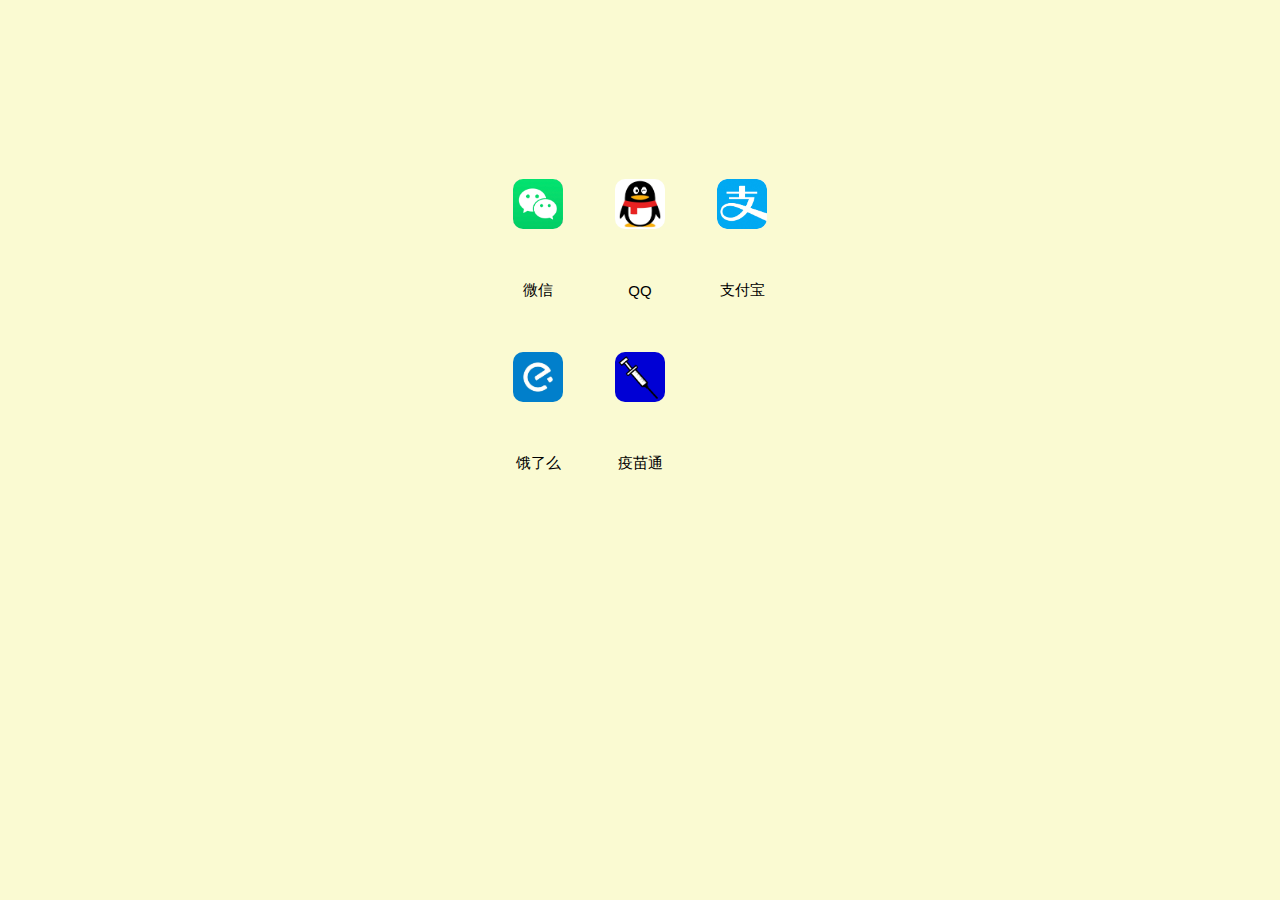
<file: index.html>
<html>

<head>
    <link href="yimiaotong/main.css" rel="stylesheet" type="text/css" />
    <meta name="viewport" content="width=device-width, initial-scale=1.0,user-scalable=no">
</head>

<body>
    <div>
        <table class="appPicTable">
            <tr>

                <th>
                    <a href=""><img src="yimiaotong/yimiaotongpic/weixin.jpg" class="appPic"></a>
                </th>
                <th>
                    <a href=""><img src="yimiaotong/yimiaotongpic/qq.jpg" class="appPic"></a>
                </th>
                <th>
                    <a href=""><img src="yimiaotong/yimiaotongpic/zhifubao.jpg" class="appPic"></a>
                </th>

            </tr>
            <tr>
                <td>微信</td>
                <td>QQ</td>
                <td>支付宝</td>

            </tr>
            <tr>
                <td>
                    <a href=""><img src="yimiaotong/yimiaotongpic/eleme.jpg" class="appPic"></a>
                </td>
                <td>
                    <a href="yimiaotong/login.html"><img src="yimiaotong/yimiaotongpic/yimiaotong.jpg" class="appPic"></a>
                </td>
            </tr>
            <tr>
                <td>饿了么</td>
                <td>疫苗通</td>
            </tr>

        </table>

    </div>
</body>

</html>
</file>
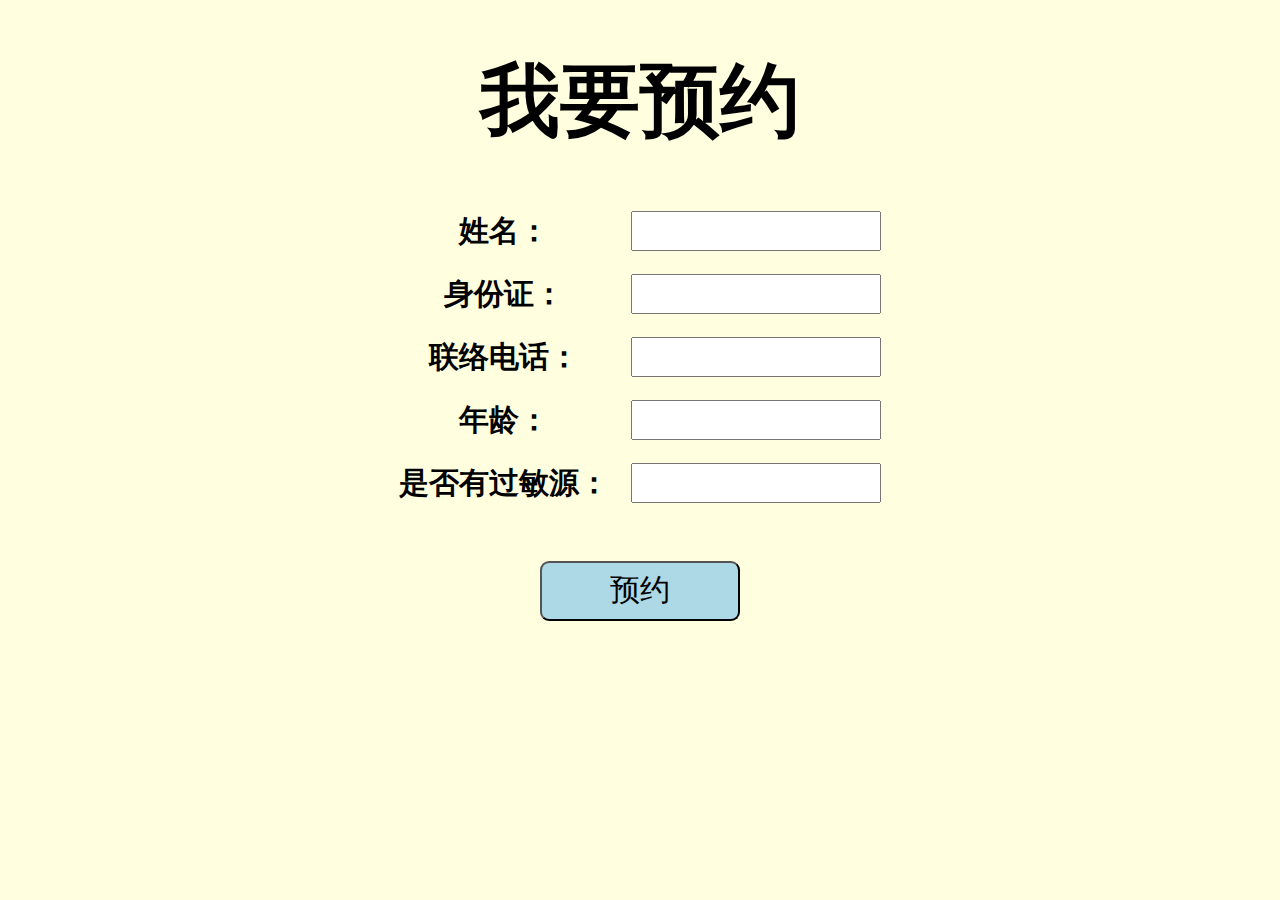
<file: yimiaotong/book.html>
<html>

<head>
    <link href="book.css" rel="stylesheet" type="text/css" />
</head>

<body>
    <table>
        <tr>
            <h1>我要预约</h1>
        </tr>
        <tr>
            <th class="info">姓名：</th>
            <th><input type="text" name="name" class="name" placeholder="" required></th>
        </tr>
        <tr>
            <th class="info">身份证：</th>
            <th><input type="text" name="name" class="name" placeholder="" required></th>
        </tr>
        <tr>
            <th class="info">联络电话：</th>
            <th><input type="text" name="name" class="name" placeholder="" required></th>
        </tr>
        <tr>
            <th class="info">年龄：</th>
            <th><input type="text" name="name" class="name" placeholder="" required></th>
        </tr>
        <tr>
            <th class="info">是否有过敏源：</th>
            <th><input type="text" name="name" class="name" placeholder="" required></th>
        </tr>
    </table>
    <br><br><input type="button" class="reserve" value="预约" onclick="window.location.href = 'map.html'">
</body>

</html>
</file>
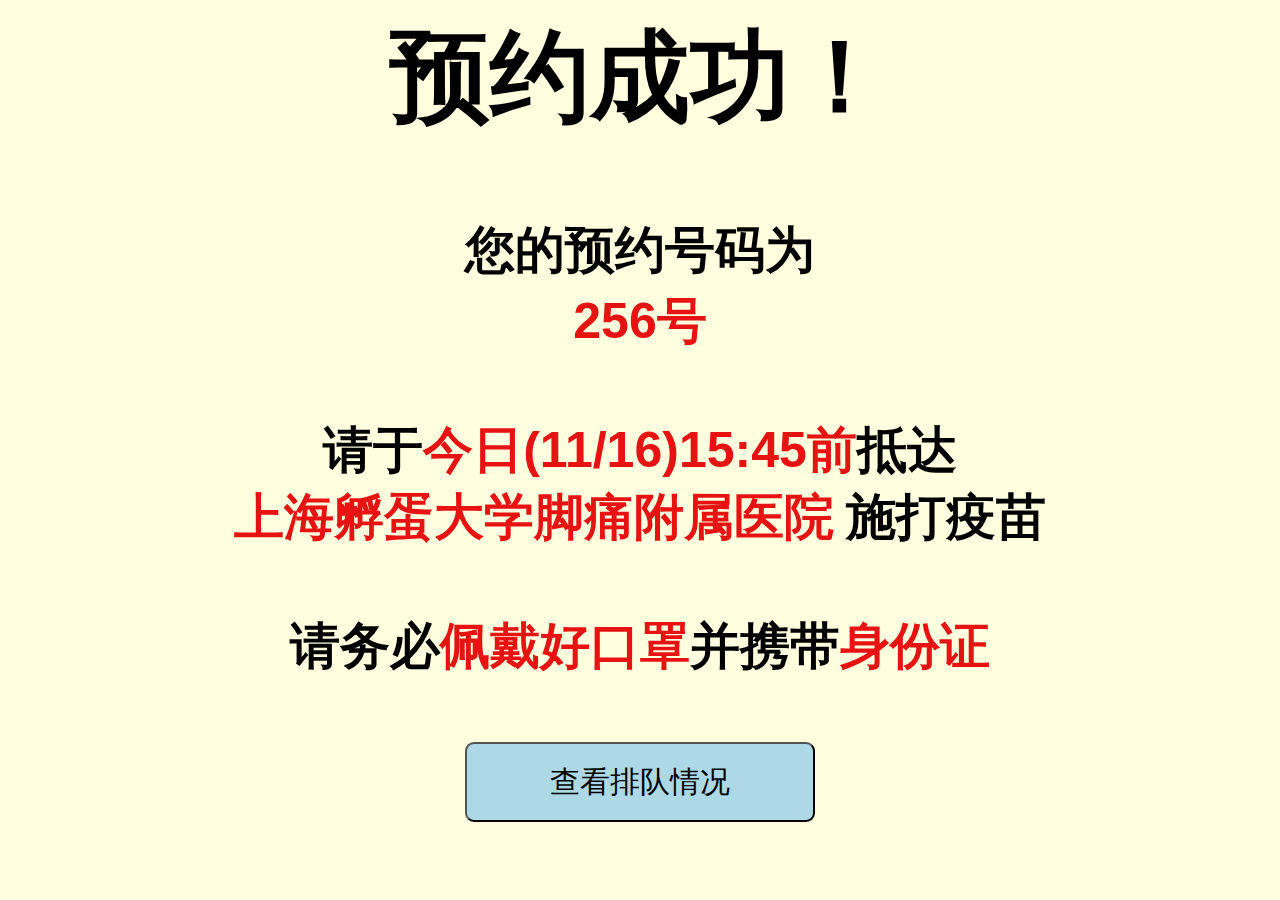
<file: yimiaotong/bookingSuccess.html>
<html>

<head>
    <link href="bookingSuccess.css" rel="stylesheet" type="text/css" />
</head>

<body>

    <table>
        <tr>
            <th>
                <h1>预约成功！</h1>
            </th>
        </tr>
        <tr>
            <th>
                您的预约号码为
            </th>
        </tr>
        <tr>
            <th><span class="mark"><span class="en">256号</span></span>
            </th>
        </tr>

        <tr>

            <th><br>请于<span class="mark">今日<span class="en">(11/16)15:45</span>前</span>抵达 <br><span class="mark">上海孵蛋大学脚痛附属医院</span> 施打疫苗</th>
        </tr>
        <tr>
            <th><br>请务必<span class="mark">佩戴好口罩</span>并携带<span class="mark">身份证</span></th>
        </tr>
        <tr>
            <th><br><input type="button" value="查看排队情况" onclick="window.location.href = 'lineSituation.html'"></th>
        </tr>
    </table>
</body>

</html>
</file>
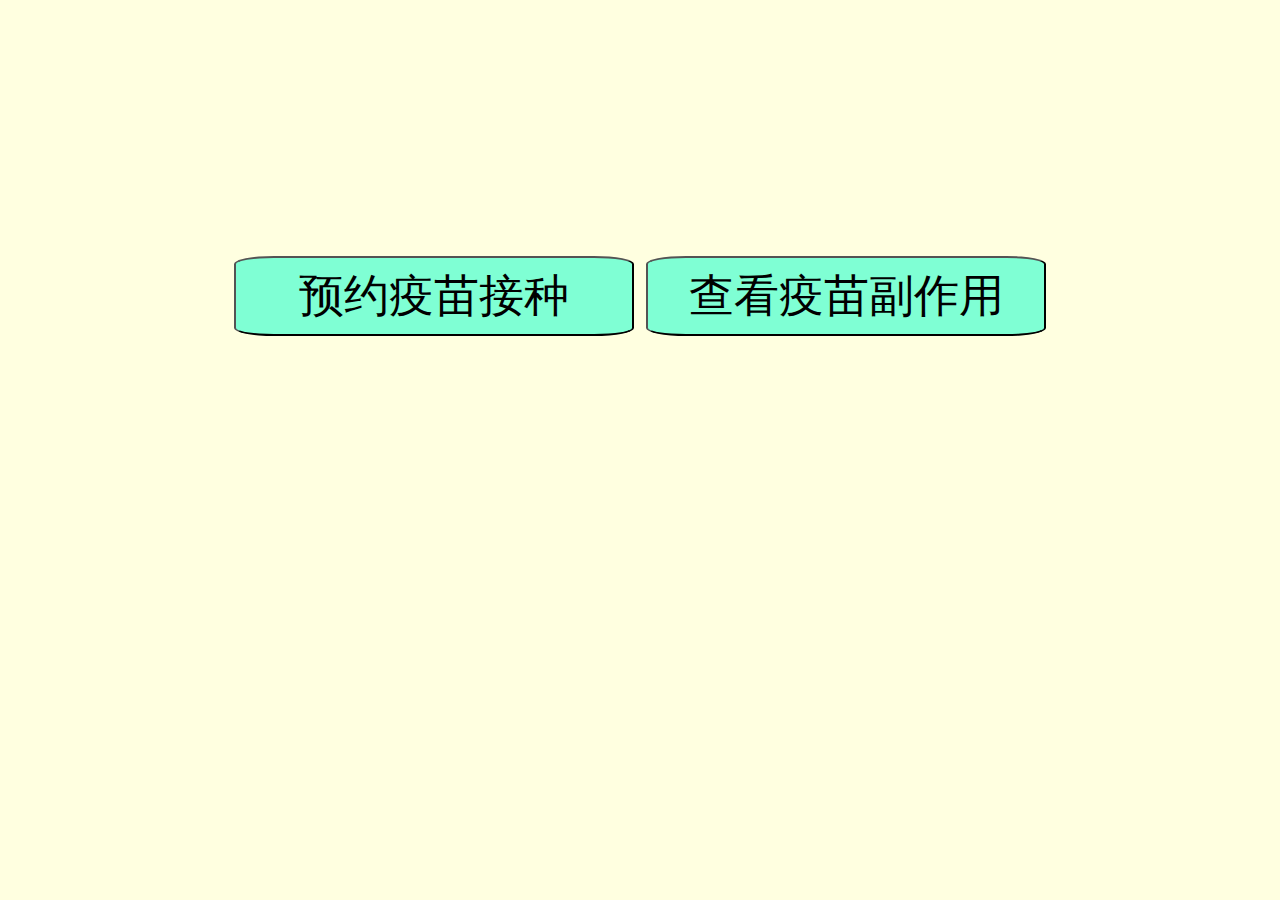
<file: yimiaotong/homepage.html>
<html>

<head>
    <link href="homepage.css" rel="stylesheet" type="text/css" />
</head>

<body>
    <input type="button" value="预约疫苗接种" onclick="window.location.href = 'book.html'">&nbsp;&nbsp;&nbsp;<input type="button" value="查看疫苗副作用" onclick="window.location.href = 'sideeffect.html'">
</body>

</html>
</file>
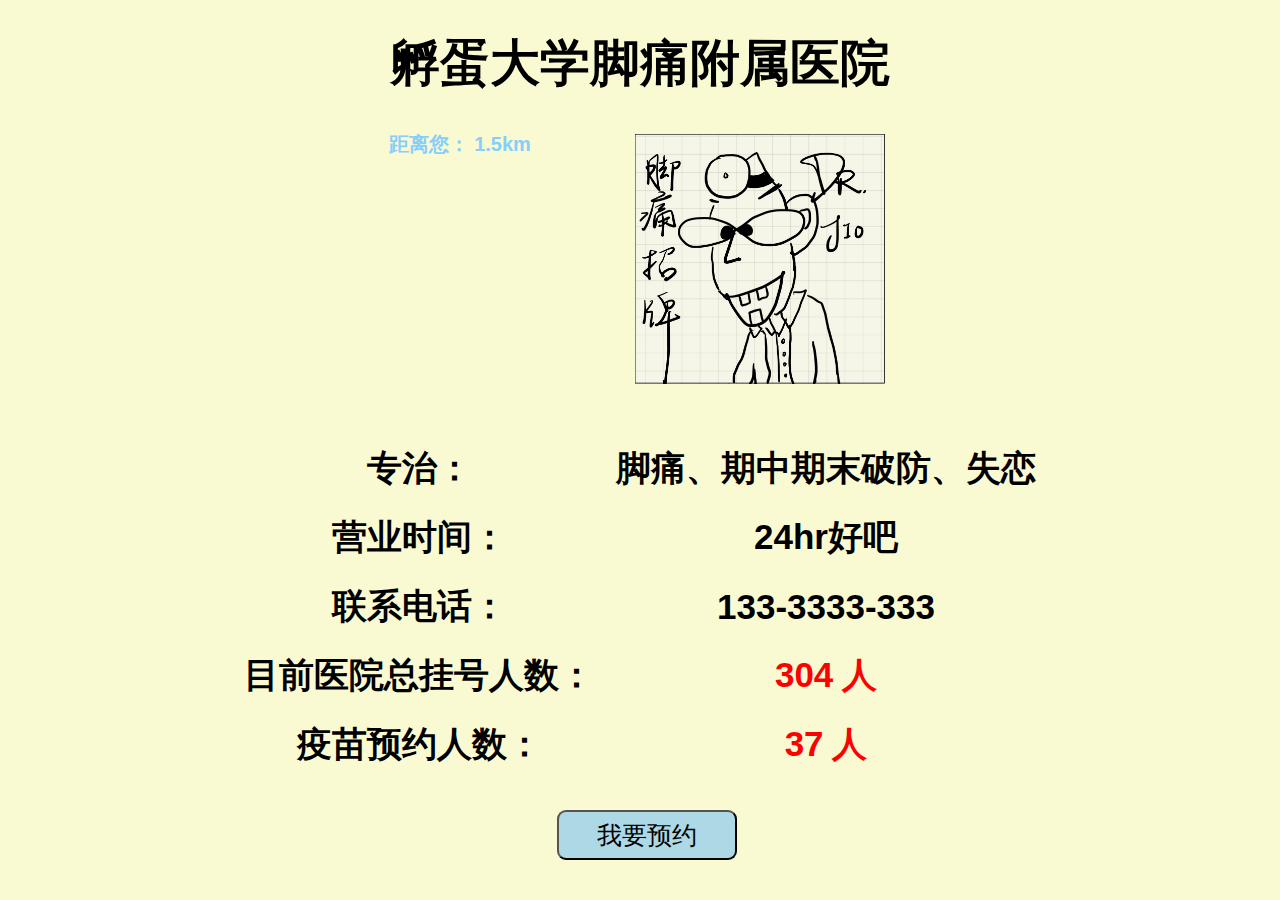
<file: yimiaotong/hospitalInfo.html>
<html>

<head class="title">
    <link href="hospitalInfo.css" rel="stylesheet" type="text/css" />
    <h1>孵蛋大学脚痛附属医院</h1>
</head>

<body>
    <h2>距离您：
        <span class="en">1.5km</span></h2><img src="yimiaotongpic/drjiao.jpg">


    <table class="infoTable">
        <tr>
            <th>专治：</th>
            <th>脚痛、期中期末破防、失恋</th>
        </tr>
        <tr>
            <th>营业时间：</th>
            <th><span class="en">24hr</span>好吧</th>
        </tr>
        <tr>
            <th>联系电话：</th>
            <th class="en">133-3333-333</th>
        </tr>
        <tr>
            <th>目前医院总挂号人数：</th>
            <th style="color: red;"><span class="en">304</span> 人</th>
        </tr>
        <tr>
            <th>疫苗预约人数：</th>
            <th style="color: red;"><span class="en">37</span> 人</th>
        </tr>
        <tr>
            <th> <input type="button" class="reserve" value="我要预约" onclick="window.location.href = 'bookingSuccess.html'"></th>
        </tr>

    </table>


</body>

</html>
</file>
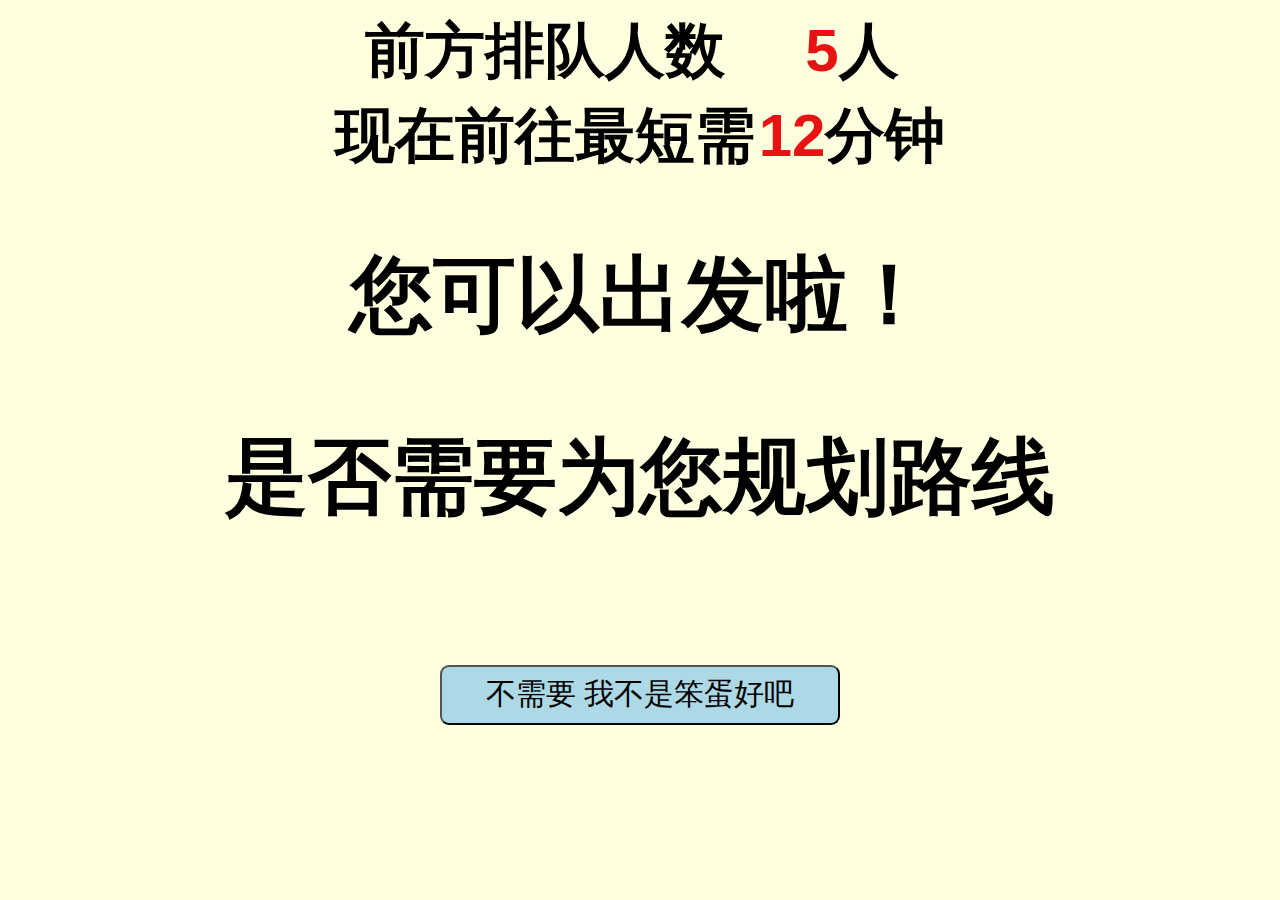
<file: yimiaotong/lineSituation.html>
<html>

<head>
    <link href="lineSituation.css" rel="stylesheet" type="text/css" />
</head>

<body>
    <table class="lineSituationTable">
        <tr>
            <th>前方排队人数</th>
            <th><span class="mark">5</span>人</th>
        </tr>
        <tr>
            <th>现在前往最短需</th>
            <th><span class="mark">12</span>分钟</th>
        </tr>
    </table><br>
    <table>
        <tr>
            <th>
                <h2>您可以出发啦！</h2>
            </th>
        </tr>
        <tr>
            <th>
                <h2>是否需要为您规划路线</h2><br><input type="button" value="不需要 我不是笨蛋好吧" class="lineSituationButton" onclick="window.location.href = 'homepage.html'"></th>
        </tr>
    </table>
</body>

</html>
</file>
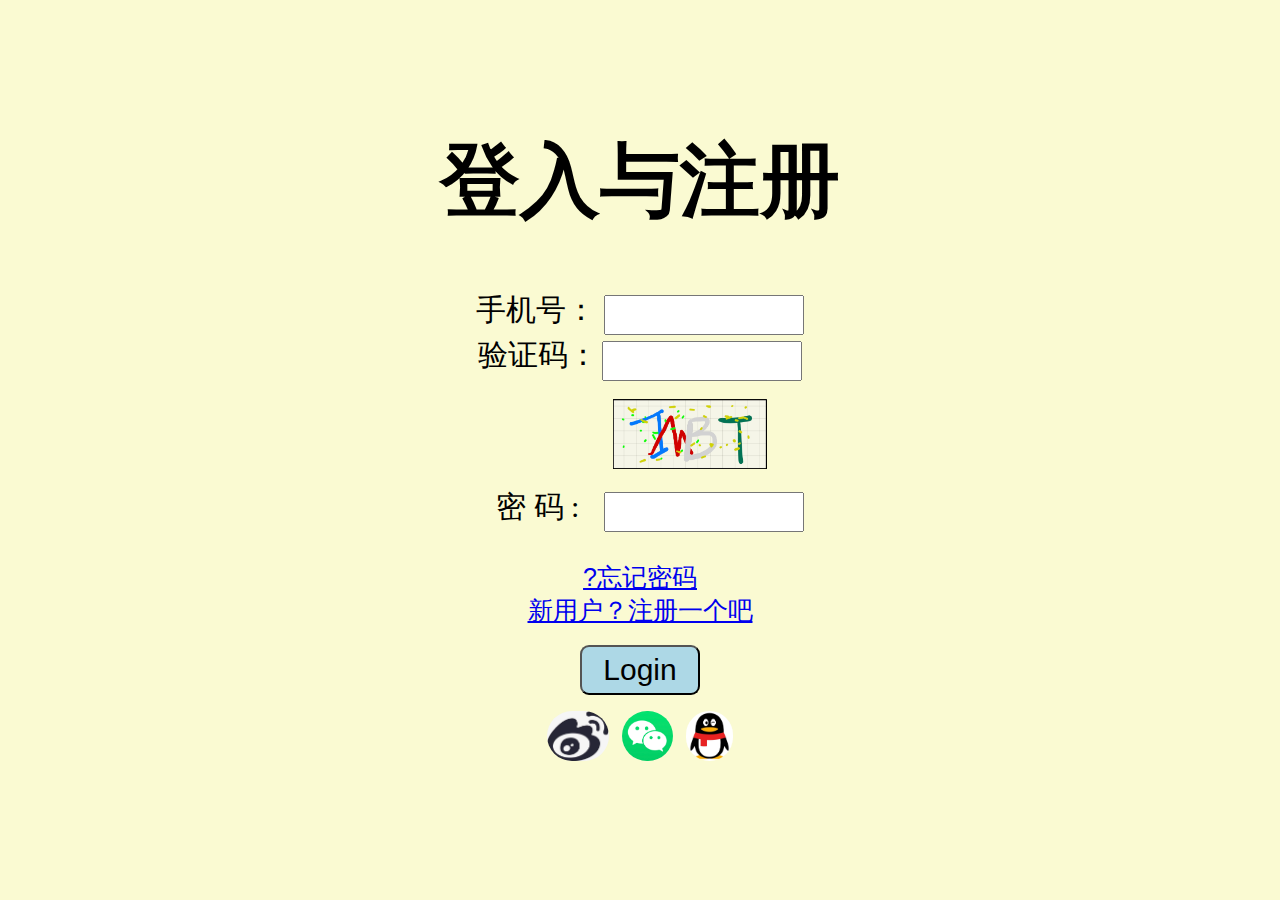
<file: yimiaotong/login.html>
<html>
<title>

</title>

<head>
    <link href="main.css" rel="stylesheet" type="text/css" />
    <h1 class="loginTitle">登入与注册</h1>
</head>

<body>
    <form method="post" class="loginPage">
        <div class="phonenumber">
            <span class="phonenumber" style="height:19px">手机号：</span>
            <input type="text" name="name" class="name" placeholder="" required>
            <div class="clear"></div>
        </div>
        <div class="identify">
            <span class="phonenumber" style="height:19px">验证码：</span>
            <input type="text" name="name" class="name" placeholder="" required>
            <br><br>
            <img src="yimiaotongpic/identify.jpg" class="identifyPic" height="70px">
            <div class="clear"></div>
        </div>
        <div class="password-agileits">
            <br><span class="username" style="height:19px">密 码 :</span>
            <input type="password" name="password" class="password" placeholder="" required>
            <div class="clear"></div>
        </div>
        <div class="rem-for-agile">
            <br><a href="#">?忘记密码</a><br>
            <a href="#">新用户？注册一个吧</a><br>
        </div>
        <div class="login-w3">
            <br><input type="button" class="login" value="Login" onclick="window.location.href = 'homepage.html'">
        </div>
        <div class="clear"></div>
    </form>

    <div class="loginMethod">
        <a href=""><img src="yimiaotongpic/weibo.jpg"></a>&nbsp;&nbsp;
        <a href=""><img src="yimiaotongpic/weixin.jpg"></a>&nbsp;&nbsp;
        <a href=""><img src="yimiaotongpic/qq.jpg"></a>
    </div>

</body>

</html>
</file>
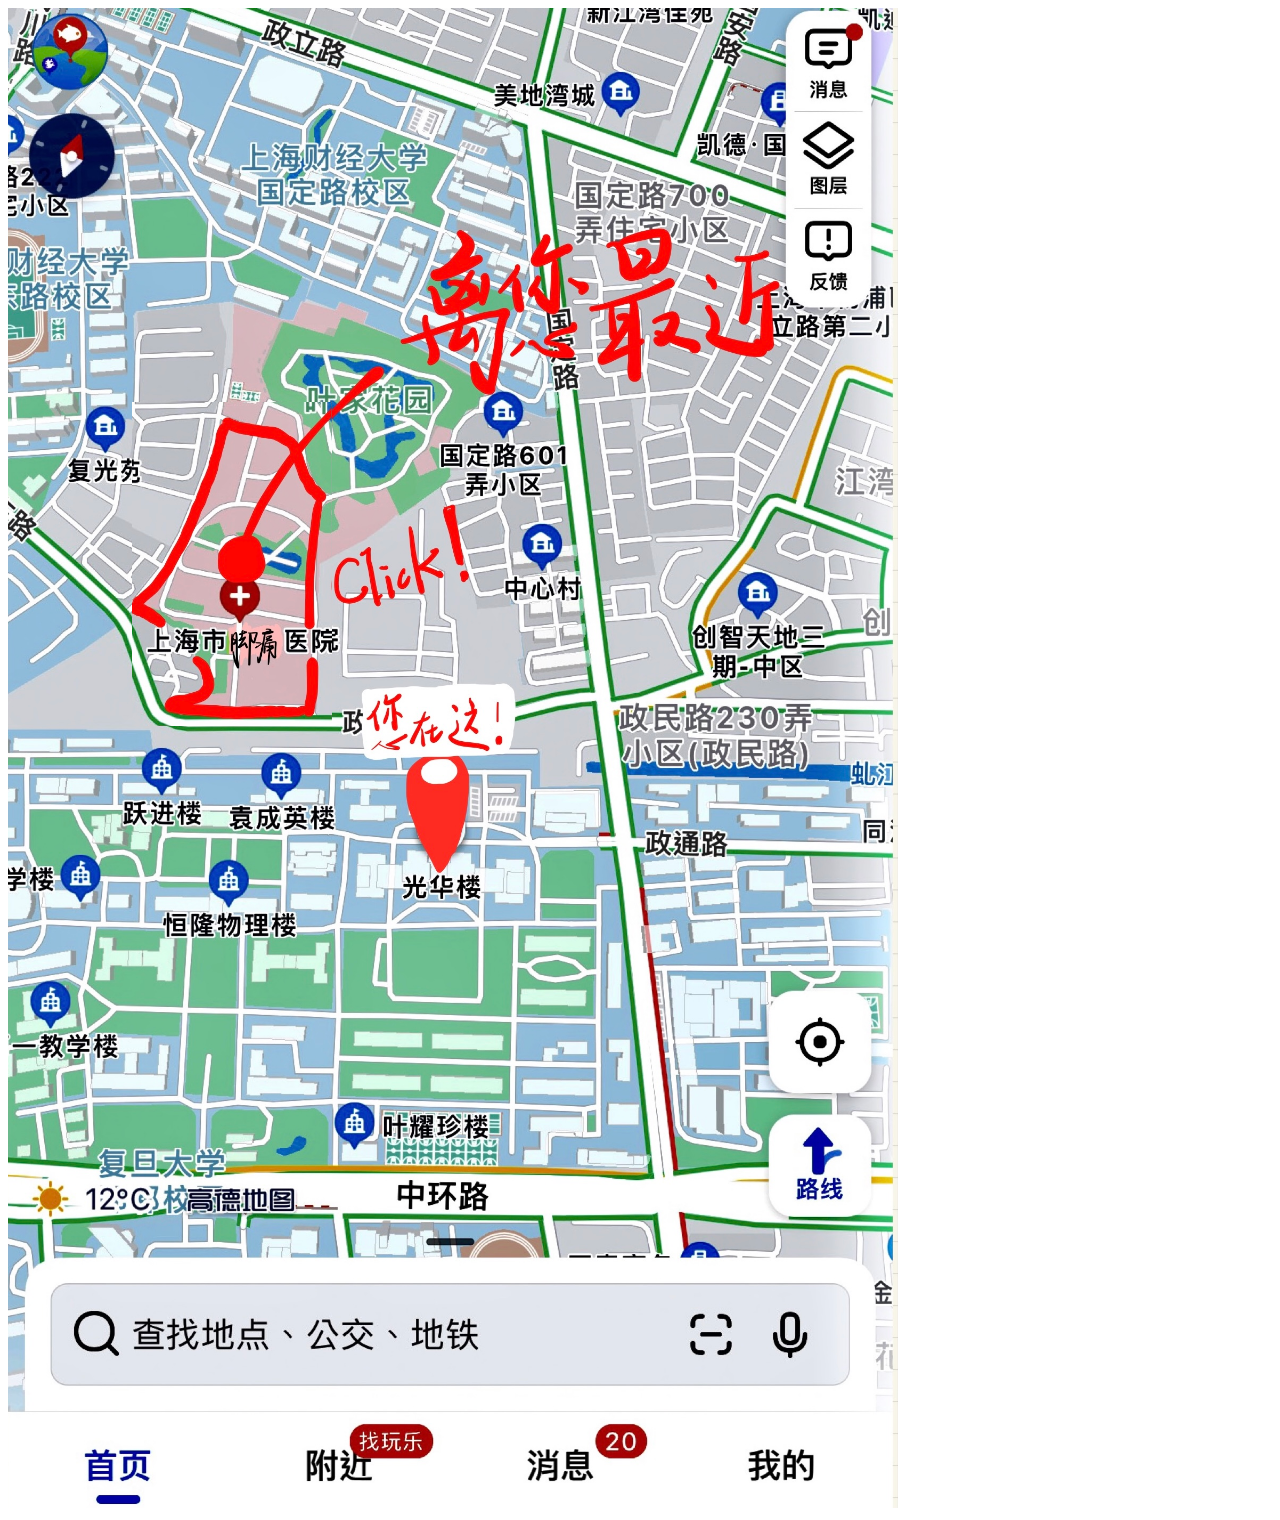
<file: yimiaotong/map.html>
<html>

<head>
    <link href="map.css" rel="stylesheet" type="text/css" />
</head>

<body style="background-image: image(src=" yimiaotongpic/map1.jpg " );">
    <a href="hospitalInfo.html"><img src="yimiaotongpic/map1.jpg" class="map1"></a>
    <a href="hospitalInfo.html"><img src="yimiaotongpic/map2.jpg" class="map2"></a>
</body>

</html>
</file>
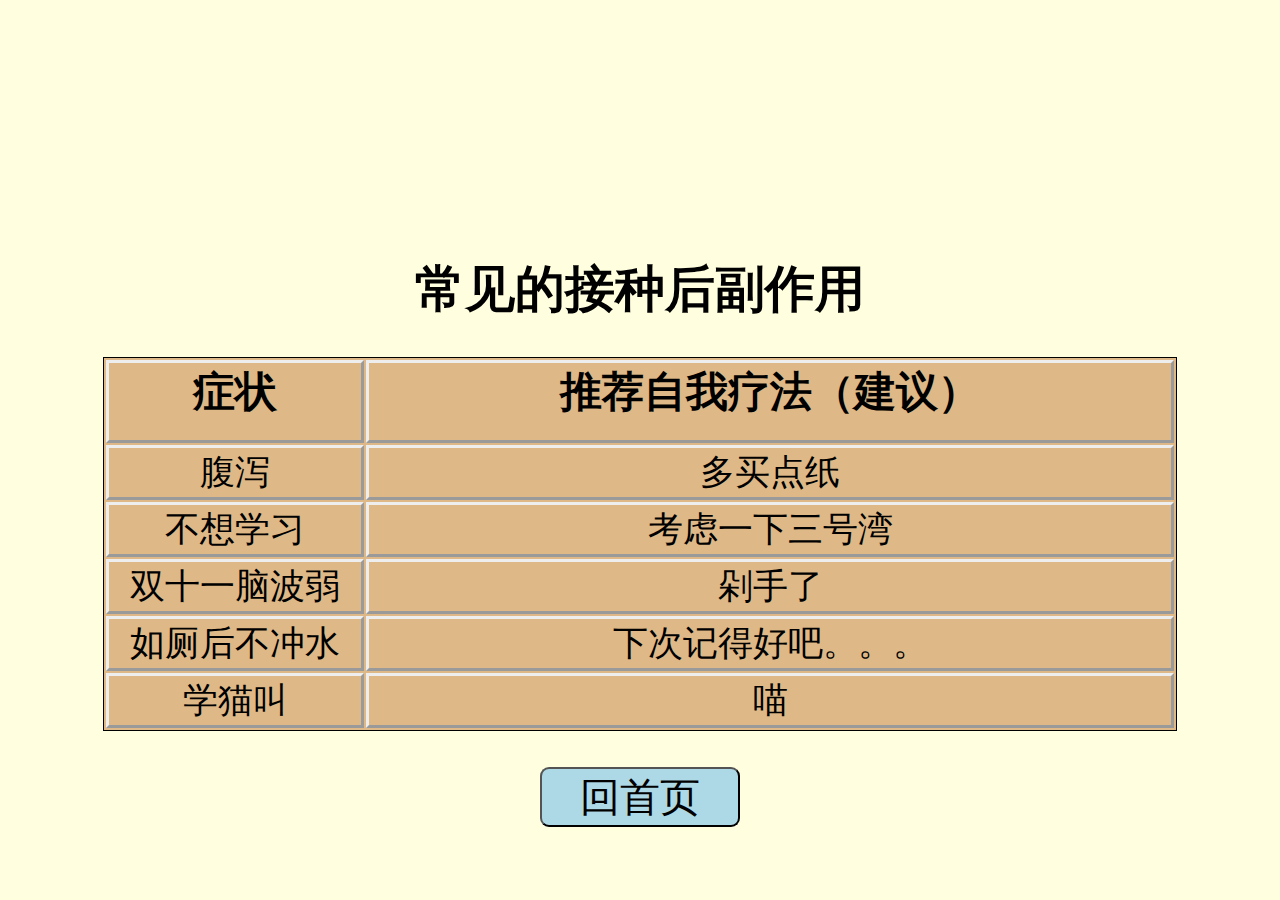
<file: yimiaotong/sideeffect.html>
<html>

<head>
    <link href="sideeffect.css" rel="stylesheet" type="text/css" />
</head>

<body>
    <h1>常见的接种后副作用</h1>
    <table>
        <tr>
            <td>
                <h4 class="table1">症状</h4>
            </td>
            <td>
                <h4 class="table2">推荐自我疗法（建议）</h4>
            </td>
        </tr>
        <tr>
            <td>腹泻</td>
            <td>多买点纸</td>
        </tr>
        <tr>
            <td>不想学习</td>
            <td>考虑一下三号湾</td>
        </tr>
        <tr>
            <td>双十一脑波弱</td>
            <td>剁手了</td>
        </tr>
        <tr>
            <td>如厕后不冲水</td>
            <td>下次记得好吧。。。</td>
        </tr>
        <tr>
            <td>学猫叫</td>
            <td>喵</td>
        </tr>

    </table>

    <br><br><input type="button" value="回首页" onclick="window.location.href = 'homepage.html'">
</body>

</html>
</file>
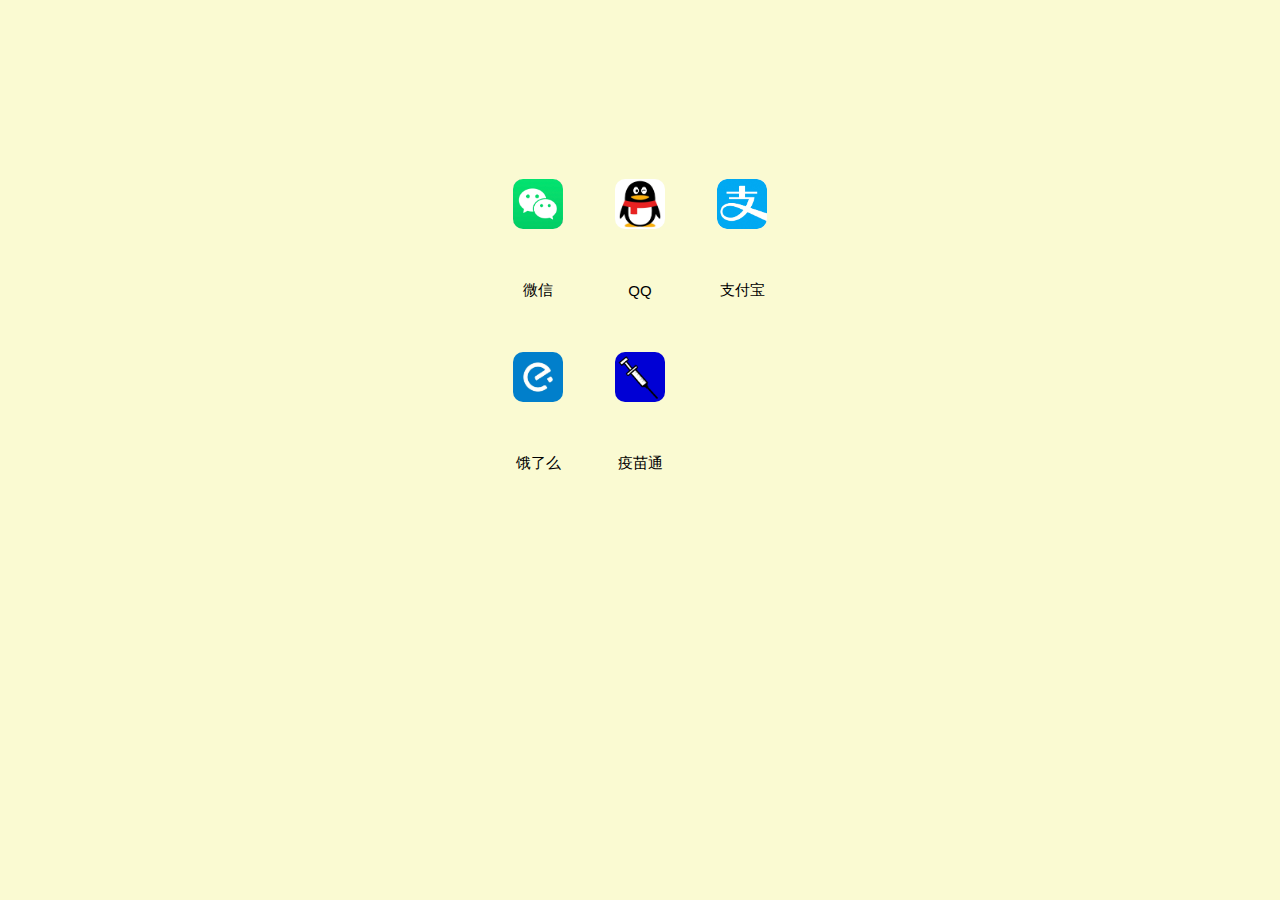
<file: yimiaotong/tiaozhuan.html>
<html>

<head>
    <link href="main.css" rel="stylesheet" type="text/css" />
    <meta name="viewport" content="width=device-width, initial-scale=1.0,user-scalable=no">
</head>

<body>
    <div>
        <table class="appPicTable">
            <tr>

                <th>
                    <a href=""><img src="yimiaotongpic/weixin.jpg" class="appPic"></a>
                </th>
                <th>
                    <a href=""><img src="yimiaotongpic/qq.jpg" class="appPic"></a>
                </th>
                <th>
                    <a href=""><img src="yimiaotongpic/zhifubao.jpg" class="appPic"></a>
                </th>

            </tr>
            <tr>
                <td>微信</td>
                <td>QQ</td>
                <td>支付宝</td>

            </tr>
            <tr>
                <td>
                    <a href=""><img src="yimiaotongpic/eleme.jpg" class="appPic"></a>
                </td>
                <td>
                    <a href="login.html"><img src="yimiaotongpic/yimiaotong.jpg" class="appPic"></a>
                </td>
            </tr>
            <tr>
                <td>饿了么</td>
                <td>疫苗通</td>
            </tr>

        </table>

    </div>
</body>

</html>
</file>
<file: yimiaotong/main.css>
body {
    background-color: lightgoldenrodyellow;
    margin-left: auto;
    margin-right: auto;
    margin-top: 10%;
    font-style: inherit;
    font-family: Verdana, Geneva, Tahoma, sans-serif;
}

table {
    margin-left: auto;
    margin-right: auto;
    border-spacing: 50px;
    font-style: inherit;
    font-family: Verdana, Geneva, Tahoma, sans-serif;
    font-size: 15px;
    text-align: center;
}

.loginTitle {
    font-size: 80px;
    text-align: center;
    font-family: cursive;
}

.name {
    height: 40px;
    width: 200px;
}

.loginPage {
    text-align: center;
}

.phonenumber {
    font-family: cursive;
    font-size: 30px;
}

.appPic {
    border-radius: 20%;
    height: 50px;
    width: 50px;
}

.identifyInput {}

.identifyPic {
    position: relative;
    left: 50px;
}

.username {
    font-family: cursive;
    font-size: 30px;
}

.password-agileits {}

.password {
    height: 40px;
    width: 200px;
    position: relative;
    left: 20px;
}

.rem-for-agile {
    font-size: 25px;
}

.login-w3 {}

.login {
    font-size: 30px;
    background-color: lightblue;
    border-radius: 9px;
    height: 50px;
    width: 120px;
}

.loginMethod {
    text-align: center;
}

.loginMethod img {
    height: 50px;
    border-radius: 100px;
}
</file>
<file: yimiaotong/book.css>
body {
    text-align: center;
    background-color: lightyellow;
    font-family: cursive;
}

table {
    margin: auto;
    border-spacing: 20px;
}

h1 {
    font-size: 80px;
    position: relative;
    top: 40px;
}

.info {
    font-size: 30px;
}

.reserve {
    text-align: center;
    font-family: cursive;
    font-size: 30px;
    background-color: lightblue;
    border-radius: 9px;
    height: 60px;
    width: 200px;
}

.name {
    height: 40px;
    width: 250px;
}
</file>
<file: yimiaotong/bookingSuccess.css>
body {
    text-align: center;
    margin-left: auto;
    margin-right: auto;
    background-color: lightyellow;
    font-family: cursive;
}

h1 {
    font-size: 100px;
}

table {
    font-size: 50px;
    margin-left: auto;
    margin-right: auto;
}

.mark {
    color: rgb(231, 19, 19);
}

.en {
    font-family: Impact, Haettenschweiler, 'Arial Narrow Bold', sans-serif;
}

input {
    font-family: cursive;
    font-size: 30px;
    background-color: lightblue;
    border-radius: 9px;
    height: 80px;
    width: 350px;
}
</file>
<file: yimiaotong/homepage.css>
body {
    margin-top: 20%;
    text-align: center;
    margin-right: auto;
    margin-left: auto;
    background-color: lightyellow;
}

input {
    font-size: 45px;
    background-color: aquamarine;
    border-radius: 10%;
    font-family: cursive;
    width: 400px;
    height: 80px;
}
</file>
<file: yimiaotong/hospitalInfo.css>
h1 {
    margin-top: 30px;
    font-size: 50px;
    text-align: center;
}

body {
    text-align: center;
    background-color: lightgoldenrodyellow;
    font-size: smaller;
    font-family: cursive;
}

table {
    font-size: 35px;
    margin-left: auto;
    margin-right: auto;
    border-spacing: 20px;
}

h2 {
    position: relative;
    right: 180px;
    bottom: 0px;
    color: lightskyblue;
}

.en {
    font-family: Impact, Haettenschweiler, 'Arial Narrow Bold', sans-serif;
}

img {
    position: relative;
    bottom: 40px;
    left: 120px;
    height: 250px;
}

.reserve {
    position: relative;
    left: 65%;
    top: 20px;
    font-family: cursive;
    font-size: 25px;
    background-color: lightblue;
    border-radius: 9px;
    height: 50px;
    width: 180px;
}
</file>
<file: yimiaotong/lineSituation.css>
body {
    text-align: center;
    margin-right: auto;
    margin-left: auto;
    background-color: lightyellow;
    font-family: cursive;
    font-size: 50px;
}

.lineSituationTable {
    font-size: larger;
    text-align: center;
    margin-left: auto;
    margin-right: auto;
}

table {
    margin-left: auto;
    margin-right: auto;
    font-size: 55px;
}

.mark {
    color: rgb(231, 19, 19);
    font-family: Impact, Haettenschweiler, 'Arial Narrow Bold', sans-serif;
}

h3 {}

input {
    font-family: cursive;
    font-size: 30px;
    background-color: lightblue;
    border-radius: 9px;
    height: 60px;
    width: 400px;
}
</file>
<file: yimiaotong/map.css>
.map1 {
    height: 1500px;
}

.map2 {
    position: relative;
    right: 770px;
    bottom: 782px;
    height: 324px;
}
</file>
<file: yimiaotong/sideeffect.css>
body {
    margin-top: 20%;
    text-align: center;
    margin-right: auto;
    margin-left: auto;
    background-color: lightyellow;
    font-family: cursive;
}

table {
    text-align: center;
    border: 1px;
    border-style: solid;
    background-color: burlywood;
    margin-left: auto;
    margin-right: auto;
    font-size: 35px;
}

h1 {
    font-size: 50px;
}

td {
    border-style: outset;
}

.table1 {
    height: 20px;
    width: 250px;
    font-size: larger;
}

.table2 {
    height: 20px;
    width: 800px;
    font-size: larger;
}

input {
    font-size: 40px;
    background-color: lightblue;
    border-radius: 9px;
    height: 60px;
    width: 200px;
}
</file>
